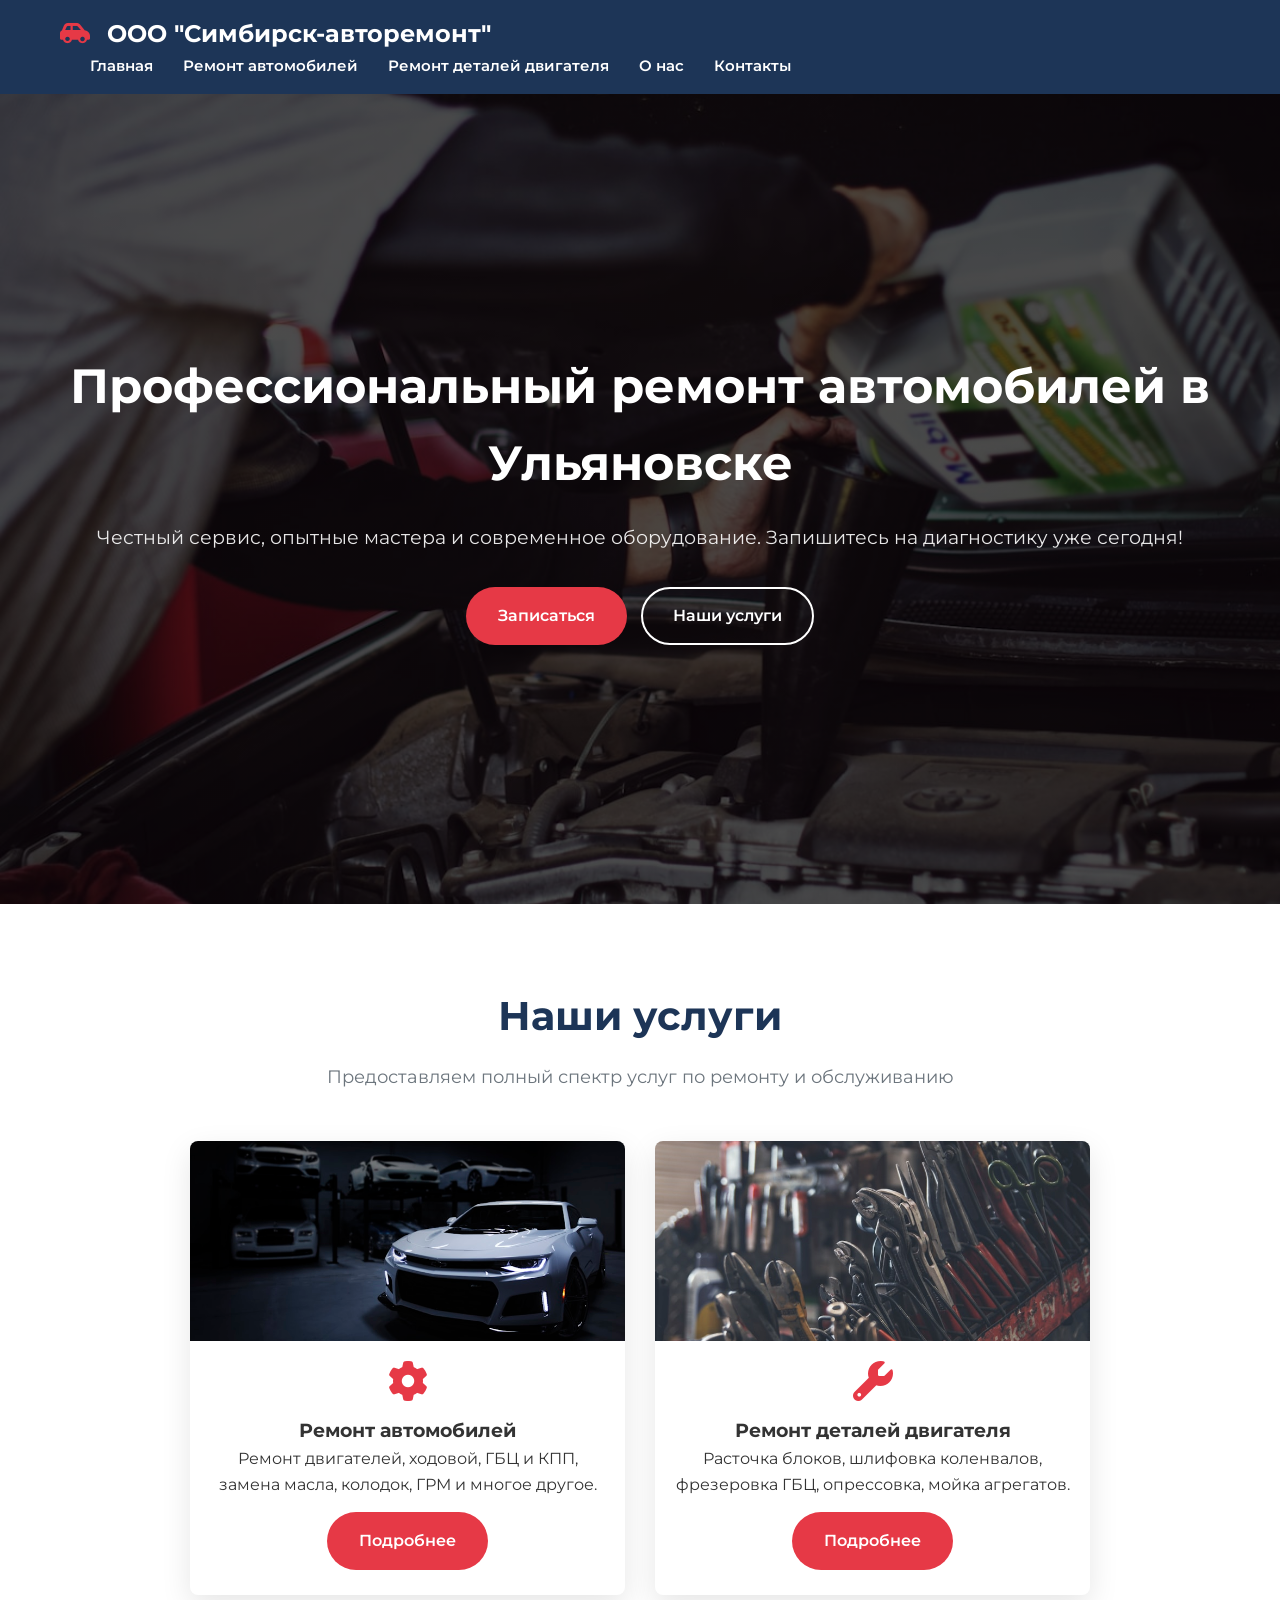
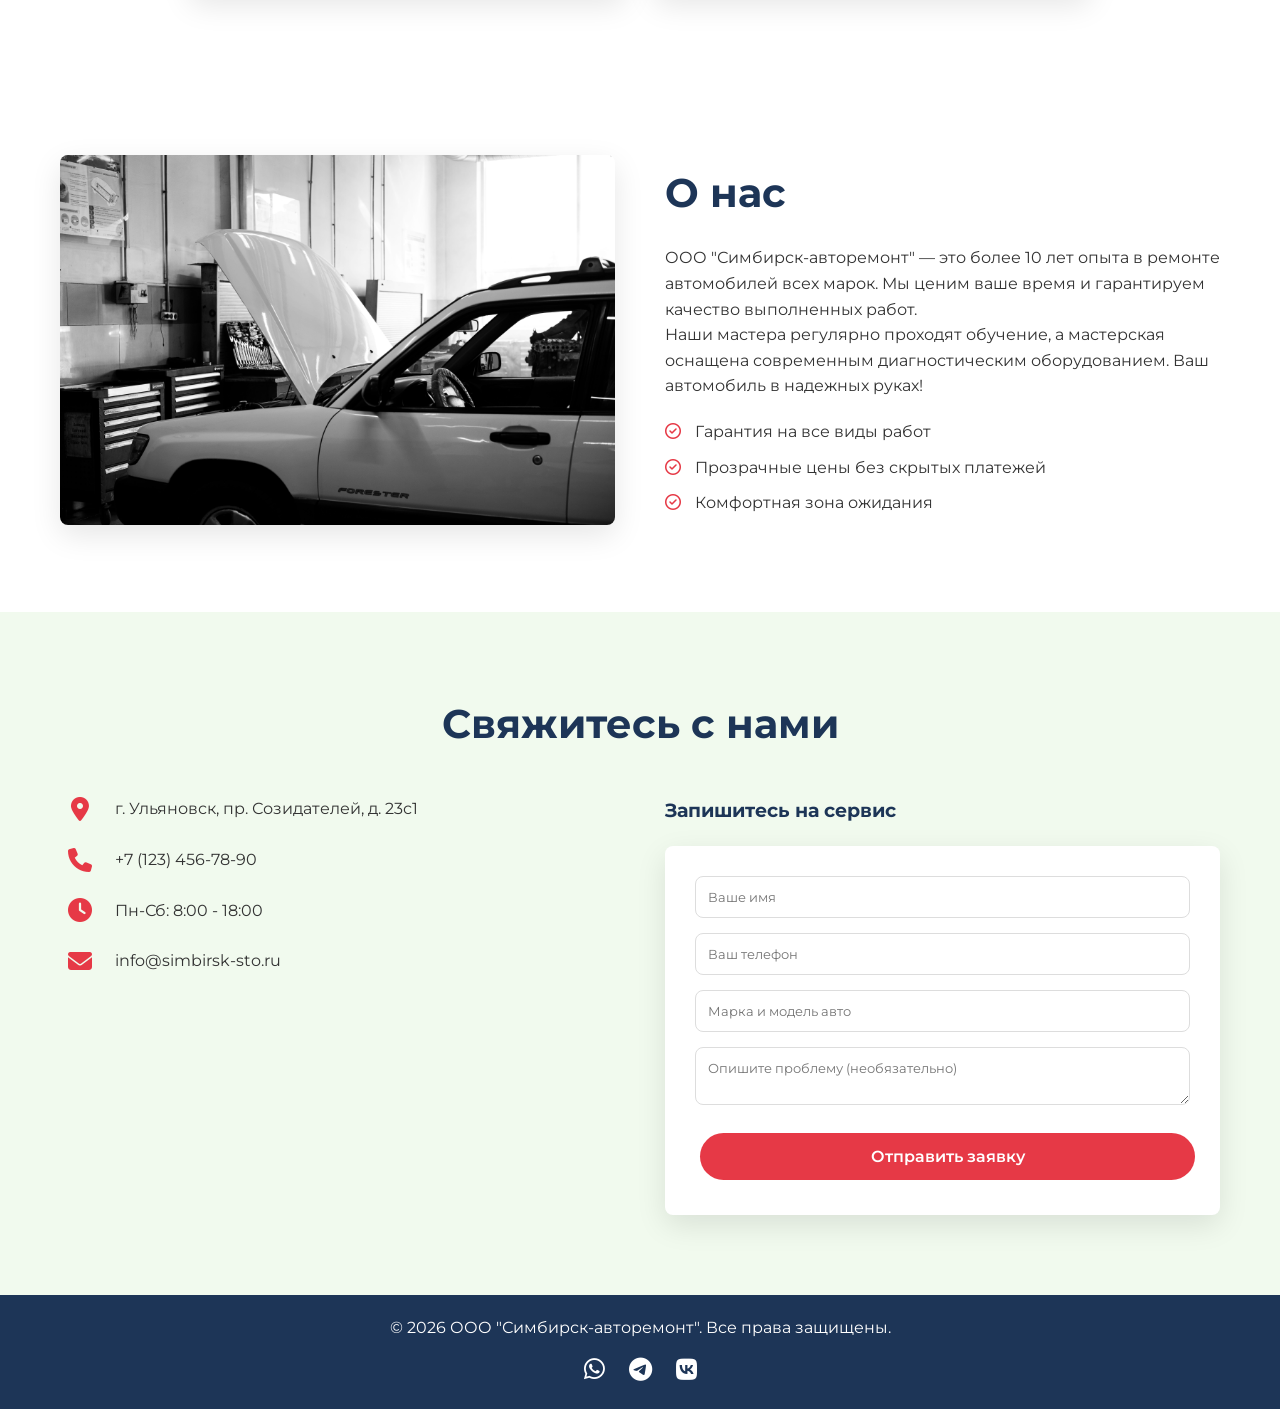
<file: index.html>
<!DOCTYPE html>
<html lang="ru">
<head>
    <meta charset="UTF-8">
    <meta name="viewport" content="width=device-width, initial-scale=1.0">
    <meta name="description" content="ООО Симбирск-авторемонт — профессиональный ремонт автомобилей в Ульяновске. Двигатели, ходовая, ГБЦ, КПП.">
    <title>ООО "Симбирск-авторемонт" — Ремонт и обслуживание авто</title>
    <link rel="preconnect" href="https://fonts.googleapis.com">
    <link rel="preconnect" href="https://fonts.gstatic.com" crossorigin>
    <link href="https://fonts.googleapis.com/css2?family=Montserrat:wght@400;600;700&display=swap" rel="stylesheet">
    <link rel="stylesheet" href="https://cdnjs.cloudflare.com/ajax/libs/font-awesome/6.5.1/css/all.min.css">
    <link rel="stylesheet" href="style.css">
</head>
<body>
    <header>
        <nav class="container">
            <a href="index.html" class="logo">
                <i class="fa-solid fa-car-side"></i> ООО "Симбирск-авторемонт"
            </a>
            <ul class="nav-menu">
                <li><a href="index.html">Главная</a></li>
                <li><a href="repair-cars.html">Ремонт автомобилей</a></li>
                <li><a href="engine-parts.html">Ремонт деталей двигателя</a></li>
                <li><a href="index.html#about">О нас</a></li>
                <li><a href="index.html#contact">Контакты</a></li>
            </ul>
            <div class="hamburger" aria-label="Меню" role="button" tabindex="0">
                <i class="fa-solid fa-bars"></i>
            </div>
        </nav>
    </header>

    <section id="home" class="hero">
        <div class="container hero-content">
            <h1>Профессиональный ремонт автомобилей в Ульяновске</h1>
            <p>Честный сервис, опытные мастера и современное оборудование. Запишитесь на диагностику уже сегодня!</p>
            <a href="#contact" class="btn btn-primary">Записаться</a>
            <a href="repair-cars.html" class="btn btn-secondary">Наши услуги</a>
        </div>
    </section>

    <section id="services" class="services section-padding">
        <div class="container">
            <h2 class="section-title">Наши услуги</h2>
            <p class="section-description">Предоставляем полный спектр услуг по ремонту и обслуживанию</p>
            <div class="services-grid">
                <div class="service-card">
                    <div class="service-img" style="background-image: url('images/engine-repair.jpg');"></div>
                    <div class="service-info">
                        <i class="fa-solid fa-gear service-icon"></i>
                        <h3>Ремонт автомобилей</h3>
                        <p>Ремонт двигателей, ходовой, ГБЦ и КПП, замена масла, колодок, ГРМ и многое другое.</p>
                        <a href="repair-cars.html" class="btn btn-primary" style="margin-top: 15px;">Подробнее</a>
                    </div>
                </div>
                <div class="service-card">
                    <div class="service-img" style="background-image: url('images/block-boring.jpg');"></div>
                    <div class="service-info">
                        <i class="fa-solid fa-wrench service-icon"></i>
                        <h3>Ремонт деталей двигателя</h3>
                        <p>Расточка блоков, шлифовка коленвалов, фрезеровка ГБЦ, опрессовка, мойка агрегатов.</p>
                        <a href="engine-parts.html" class="btn btn-primary" style="margin-top: 15px;">Подробнее</a>
                    </div>
                </div>
            </div>
        </div>
    </section>

    <section id="about" class="about section-padding">
        <div class="container about-flex">
            <div class="about-image">
                <img src="images/about-us.jpg" alt="Команда ООО Симбирск-авторемонт">
            </div>
            <div class="about-text">
                <h2 class="section-title">О нас</h2>
                <p>ООО "Симбирск-авторемонт" — это более 10 лет опыта в ремонте автомобилей всех марок. Мы ценим ваше время и гарантируем качество выполненных работ.</p>
                <p>Наши мастера регулярно проходят обучение, а мастерская оснащена современным диагностическим оборудованием. Ваш автомобиль в надежных руках!</p>
                <ul class="about-list">
                    <li><i class="fa-regular fa-circle-check"></i> Гарантия на все виды работ</li>
                    <li><i class="fa-regular fa-circle-check"></i> Прозрачные цены без скрытых платежей</li>
                    <li><i class="fa-regular fa-circle-check"></i> Комфортная зона ожидания</li>
                </ul>
            </div>
        </div>
    </section>

    <section id="contact" class="contact section-padding">
        <div class="container">
            <h2 class="section-title">Свяжитесь с нами</h2>
            <div class="contact-flex">
                <div class="contact-info">
                    <div class="info-item">
                        <i class="fa-solid fa-location-dot"></i>
                        <p>г. Ульяновск, пр. Созидателей, д. 23с1</p>
                    </div>
                    <div class="info-item">
                        <i class="fa-solid fa-phone"></i>
                        <p><a href="tel:+71234567890" style="color:inherit;text-decoration:none;">+7 (123) 456-78-90</a></p>
                    </div>
                    <div class="info-item">
                        <i class="fa-solid fa-clock"></i>
                        <p>Пн-Сб: 8:00 - 18:00</p>
                    </div>
                    <div class="info-item">
                        <i class="fa-solid fa-envelope"></i>
                        <p><a href="mailto:info@simbirsk-sto.ru" style="color:inherit;text-decoration:none;">info@simbirsk-sto.ru</a></p>
                    </div>
                </div>
                <div class="contact-form">
                    <h3>Запишитесь на сервис</h3>
                    <form id="contactForm">
                        <input type="text" placeholder="Ваше имя" required>
                        <input type="tel" placeholder="Ваш телефон" required>
                        <input type="text" placeholder="Марка и модель авто">
                        <textarea placeholder="Опишите проблему (необязательно)"></textarea>
                        <button type="submit" class="btn btn-primary">Отправить заявку</button>
                    </form>
                </div>
            </div>
        </div>
    </section>

    <footer>
        <div class="container">
            <p>&copy; 2026 ООО "Симбирск-авторемонт". Все права защищены.</p>
            <div class="social-links">
                <a href="#" aria-label="WhatsApp"><i class="fa-brands fa-whatsapp"></i></a>
                <a href="#" aria-label="Telegram"><i class="fa-brands fa-telegram"></i></a>
                <a href="#" aria-label="VK"><i class="fa-brands fa-vk"></i></a>
            </div>
        </div>
    </footer>
    <script src="script.js"></script>
</body>
</html>
</file>
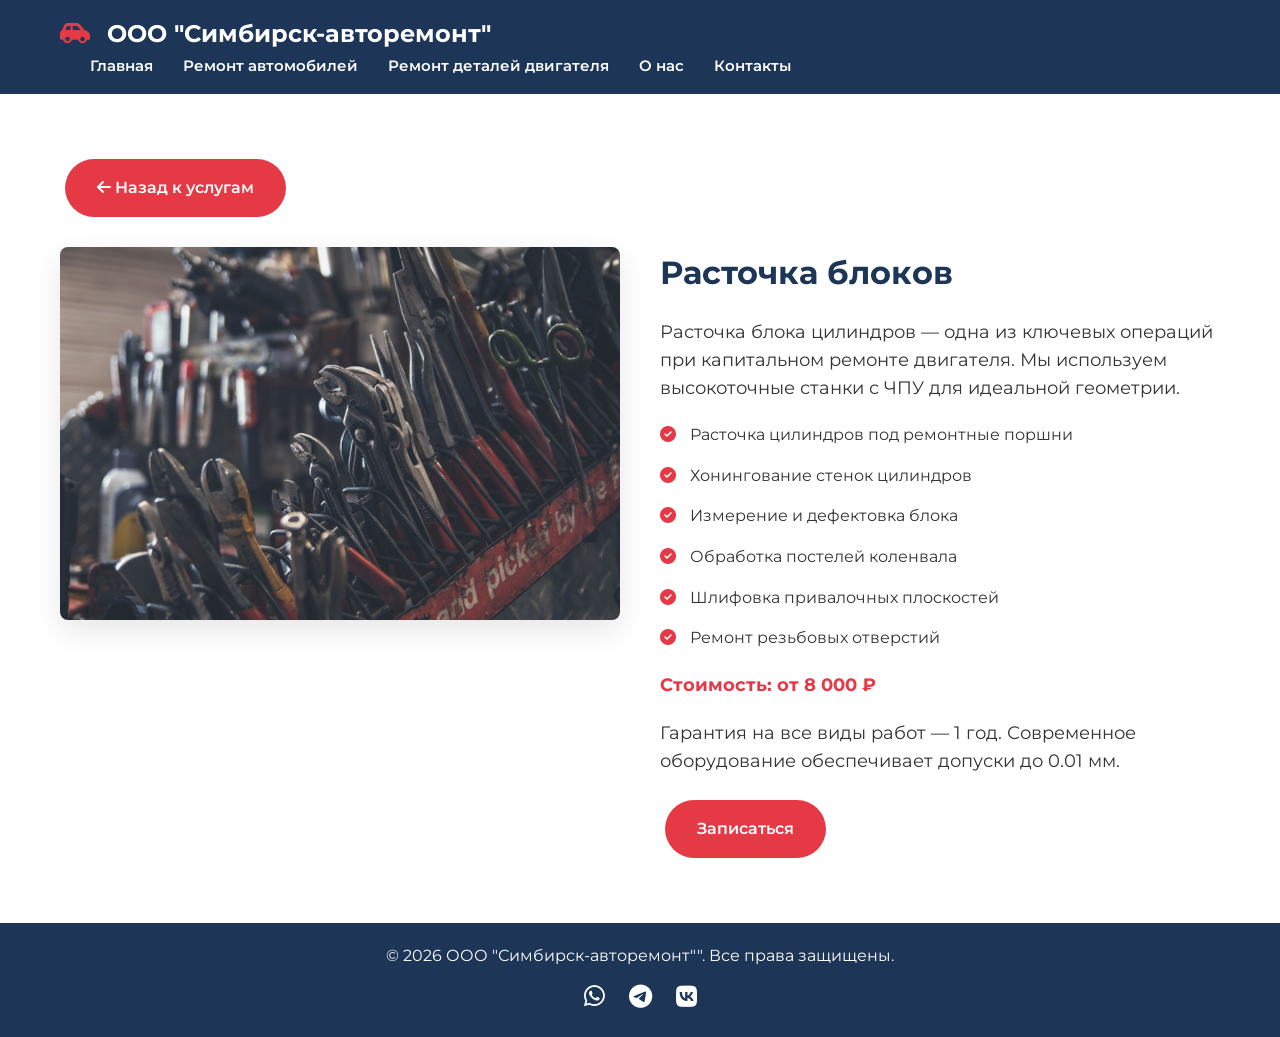
<file: block-boring.html>
<!DOCTYPE html>
<html lang="ru">
<head>
    <meta charset="UTF-8">
    <meta name="viewport" content="width=device-width, initial-scale=1.0">
    <title>Расточка блоков - ООО "Симбирск-авторемонт"</title>
    
    <link rel="preconnect" href="https://fonts.googleapis.com">
    <link rel="preconnect" href="https://fonts.gstatic.com" crossorigin>
    <link href="https://fonts.googleapis.com/css2?family=Montserrat:wght@400;600;700&display=swap" rel="stylesheet">
    
    <link rel="stylesheet" href="https://cdnjs.cloudflare.com/ajax/libs/font-awesome/6.5.1/css/all.min.css">
    
    <link rel="stylesheet" href="style.css">
    <link rel="stylesheet" href="repair-cars.css">
</head>
<body>

    <header>
        <nav class="container">
            <a href="index.html" class="logo">
                <i class="fa-solid fa-car-side"></i> ООО "Симбирск-авторемонт"
            </a>
            <ul class="nav-menu">
                <li><a href="index.html">Главная</a></li>
                <li><a href="repair-cars.html">Ремонт автомобилей</a></li>
                <li><a href="engine-parts.html">Ремонт деталей двигателя</a></li>
                <li><a href="index.html#about">О нас</a></li>
                <li><a href="index.html#contact">Контакты</a></li>
            </ul>
            <div class="hamburger">
                <i class="fa-solid fa-bars"></i>
            </div>
        </nav>
    </header>

    <section class="detail-page">
        <div class="container">
            <a href="engine-parts.html" class="btn btn-primary" style="margin-bottom: 30px;"><i class="fa-solid fa-arrow-left"></i> Назад к услугам</a>
            
            <div class="detail-content">
                <div class="detail-image">
                    <img src="images/block-boring.jpg" alt="Расточка блоков">
                </div>
                <div class="detail-text">
                    <h2>Расточка блоков</h2>
                    <p>Расточка блока цилиндров — одна из ключевых операций при капитальном ремонте двигателя. Мы используем высокоточные станки с ЧПУ для идеальной геометрии.</p>
                    
                    <ul class="detail-list">
                        <li>Расточка цилиндров под ремонтные поршни</li>
                        <li>Хонингование стенок цилиндров</li>
                        <li>Измерение и дефектовка блока</li>
                        <li>Обработка постелей коленвала</li>
                        <li>Шлифовка привалочных плоскостей</li>
                        <li>Ремонт резьбовых отверстий</li>
                    </ul>
                    
                    <p class="price">Стоимость: от 8 000 ₽</p>
                    <p>Гарантия на все виды работ — 1 год. Современное оборудование обеспечивает допуски до 0.01 мм.</p>
                    
                    <a href="index.html#contact" class="btn btn-primary">Записаться</a>
                </div>
            </div>
        </div>
    </section>

    <footer>
        <div class="container">
            <p>&copy; 2026 ООО "Симбирск-авторемонт"". Все права защищены.</p>
            <div class="social-links">
                <a href="#"><i class="fa-brands fa-whatsapp"></i></a>
                <a href="#"><i class="fa-brands fa-telegram"></i></a>
                <a href="#"><i class="fa-brands fa-vk"></i></a>
            </div>
        </div>
    </footer>

    <script src="script.js"></script>
</body>
</html>
</file>
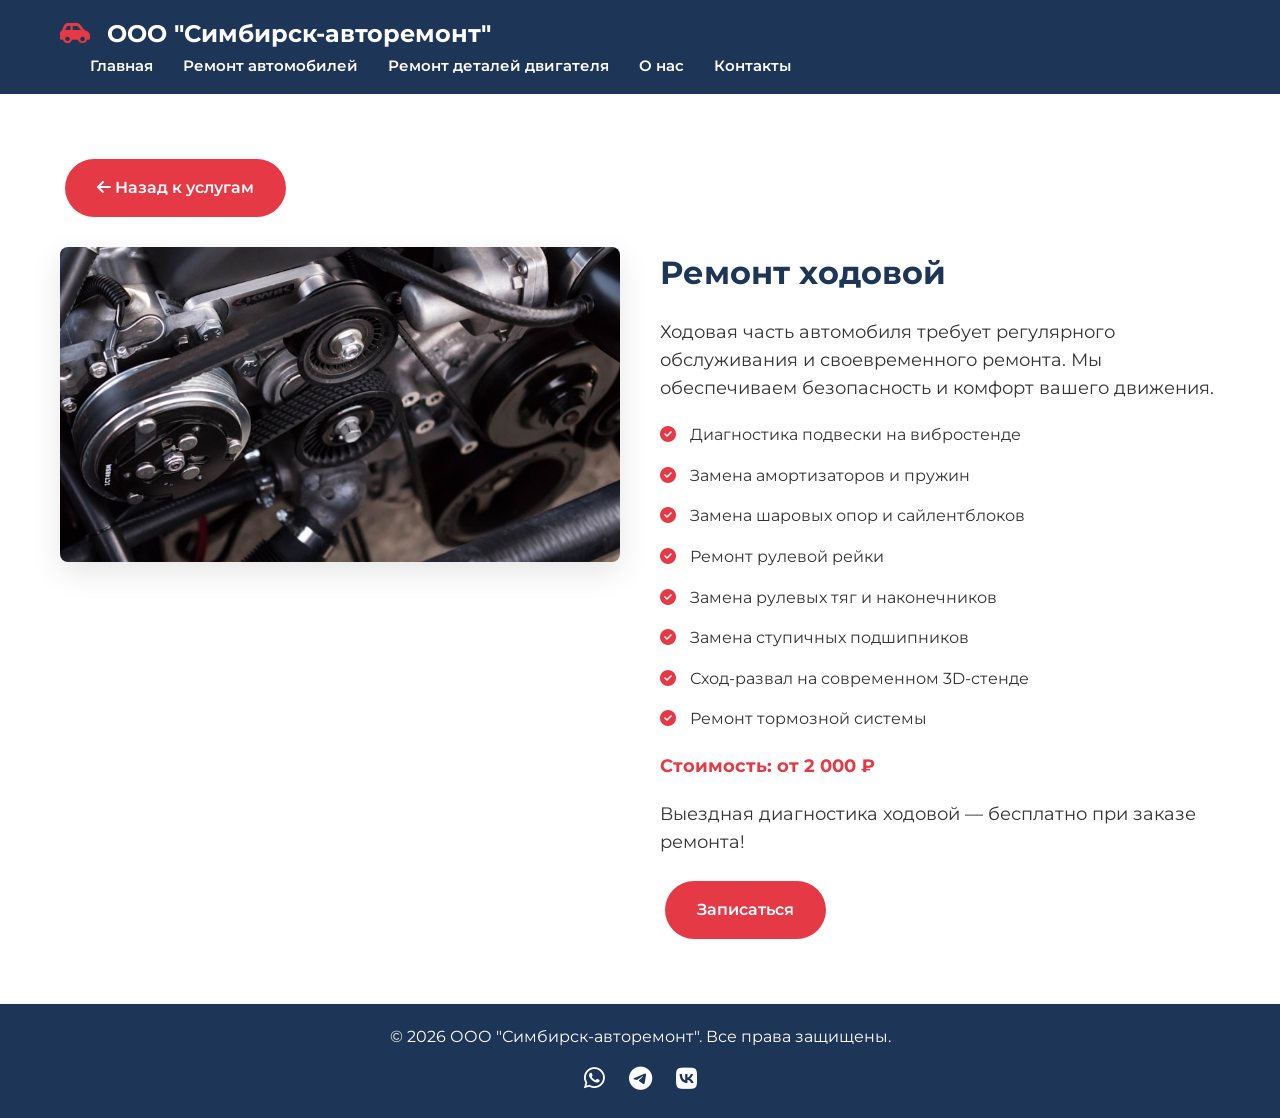
<file: chassis-repair.html>
<!DOCTYPE html>
<html lang="ru">
<head>
    <meta charset="UTF-8">
    <meta name="viewport" content="width=device-width, initial-scale=1.0">
    <title>Ремонт ходовой - СТО "Симбикск"</title>
    
    <link rel="preconnect" href="https://fonts.googleapis.com">
    <link rel="preconnect" href="https://fonts.gstatic.com" crossorigin>
    <link href="https://fonts.googleapis.com/css2?family=Montserrat:wght@400;600;700&display=swap" rel="stylesheet">
    
    <link rel="stylesheet" href="https://cdnjs.cloudflare.com/ajax/libs/font-awesome/6.5.1/css/all.min.css">
    
    <link rel="stylesheet" href="style.css">
    <link rel="stylesheet" href="repair-cars.css">
</head>
<body>

    <header>
        <nav class="container">
            <a href="index.html" class="logo">
                <i class="fa-solid fa-car-side"></i> ООО "Симбирск-авторемонт"
            </a>
            <ul class="nav-menu">
                <li><a href="index.html">Главная</a></li>
                <li><a href="repair-cars.html">Ремонт автомобилей</a></li>
                <li><a href="engine-parts.html">Ремонт деталей двигателя</a></li>
                <li><a href="index.html#about">О нас</a></li>
                <li><a href="index.html#contact">Контакты</a></li>
            </ul>
            <div class="hamburger">
                <i class="fa-solid fa-bars"></i>
            </div>
        </nav>
    </header>

    <section class="detail-page">
        <div class="container">
            <a href="repair-cars.html" class="btn btn-primary" style="margin-bottom: 30px;"><i class="fa-solid fa-arrow-left"></i> Назад к услугам</a>
            
            <div class="detail-content">
                <div class="detail-image">
                    <img src="images/chassis-repair.jpg" alt="Ремонт ходовой">
                </div>
                <div class="detail-text">
                    <h2>Ремонт ходовой</h2>
                    <p>Ходовая часть автомобиля требует регулярного обслуживания и своевременного ремонта. Мы обеспечиваем безопасность и комфорт вашего движения.</p>
                    
                    <ul class="detail-list">
                        <li>Диагностика подвески на вибростенде</li>
                        <li>Замена амортизаторов и пружин</li>
                        <li>Замена шаровых опор и сайлентблоков</li>
                        <li>Ремонт рулевой рейки</li>
                        <li>Замена рулевых тяг и наконечников</li>
                        <li>Замена ступичных подшипников</li>
                        <li>Сход-развал на современном 3D-стенде</li>
                        <li>Ремонт тормозной системы</li>
                    </ul>
                    
                    <p class="price">Стоимость: от 2 000 ₽</p>
                    <p>Выездная диагностика ходовой — бесплатно при заказе ремонта!</p>
                    
                    <a href="index.html#contact" class="btn btn-primary">Записаться</a>
                </div>
            </div>
        </div>
    </section>

    <footer>
        <div class="container">
            <p>&copy; 2026 ООО "Симбирск-авторемонт". Все права защищены.</p>
            <div class="social-links">
                <a href="#"><i class="fa-brands fa-whatsapp"></i></a>
                <a href="#"><i class="fa-brands fa-telegram"></i></a>
                <a href="#"><i class="fa-brands fa-vk"></i></a>
            </div>
        </div>
    </footer>

    <script src="script.js"></script>
</body>
</html>
</file>
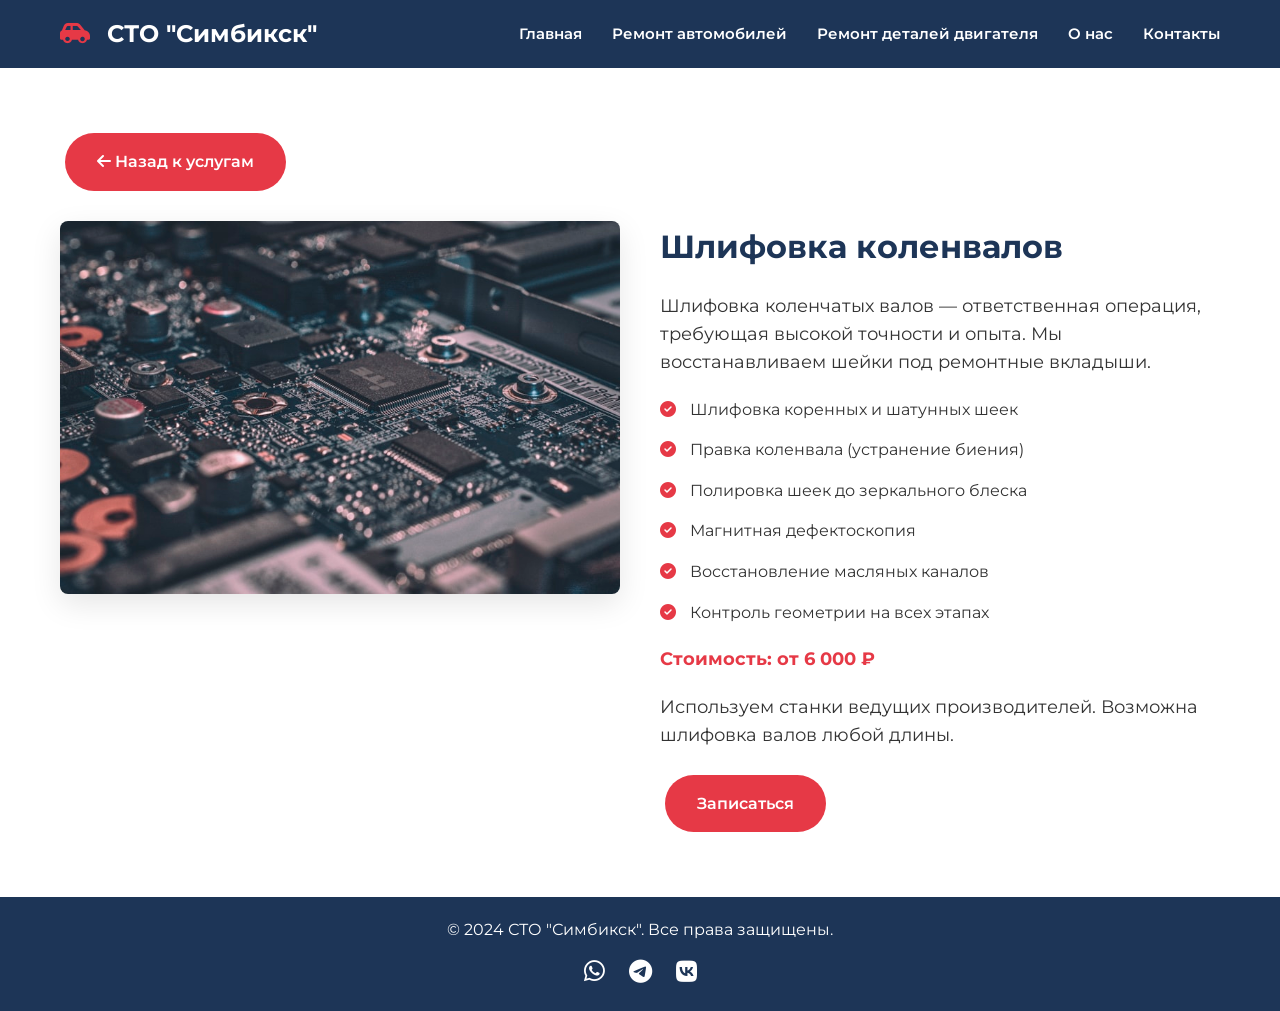
<file: crankshaft-grinding.html>
<!DOCTYPE html>
<html lang="ru">
<head>
    <meta charset="UTF-8">
    <meta name="viewport" content="width=device-width, initial-scale=1.0">
    <title>Шлифовка коленвалов - СТО "Симбикск"</title>
    
    <link rel="preconnect" href="https://fonts.googleapis.com">
    <link rel="preconnect" href="https://fonts.gstatic.com" crossorigin>
    <link href="https://fonts.googleapis.com/css2?family=Montserrat:wght@400;600;700&display=swap" rel="stylesheet">
    
    <link rel="stylesheet" href="https://cdnjs.cloudflare.com/ajax/libs/font-awesome/6.5.1/css/all.min.css">
    
    <link rel="stylesheet" href="style.css">
    <link rel="stylesheet" href="repair-cars.css">
</head>
<body>

    <header>
        <nav class="container">
            <a href="index.html" class="logo">
                <i class="fa-solid fa-car-side"></i> СТО "Симбикск"
            </a>
            <ul class="nav-menu">
                <li><a href="index.html">Главная</a></li>
                <li><a href="repair-cars.html">Ремонт автомобилей</a></li>
                <li><a href="engine-parts.html">Ремонт деталей двигателя</a></li>
                <li><a href="index.html#about">О нас</a></li>
                <li><a href="index.html#contact">Контакты</a></li>
            </ul>
            <div class="hamburger">
                <i class="fa-solid fa-bars"></i>
            </div>
        </nav>
    </header>

    <section class="detail-page">
        <div class="container">
            <a href="engine-parts.html" class="btn btn-primary" style="margin-bottom: 30px;"><i class="fa-solid fa-arrow-left"></i> Назад к услугам</a>
            
            <div class="detail-content">
                <div class="detail-image">
                    <img src="images/crankshaft-grinding.jpg" alt="Шлифовка коленвалов">
                </div>
                <div class="detail-text">
                    <h2>Шлифовка коленвалов</h2>
                    <p>Шлифовка коленчатых валов — ответственная операция, требующая высокой точности и опыта. Мы восстанавливаем шейки под ремонтные вкладыши.</p>
                    
                    <ul class="detail-list">
                        <li>Шлифовка коренных и шатунных шеек</li>
                        <li>Правка коленвала (устранение биения)</li>
                        <li>Полировка шеек до зеркального блеска</li>
                        <li>Магнитная дефектоскопия</li>
                        <li>Восстановление масляных каналов</li>
                        <li>Контроль геометрии на всех этапах</li>
                    </ul>
                    
                    <p class="price">Стоимость: от 6 000 ₽</p>
                    <p>Используем станки ведущих производителей. Возможна шлифовка валов любой длины.</p>
                    
                    <a href="index.html#contact" class="btn btn-primary">Записаться</a>
                </div>
            </div>
        </div>
    </section>

    <footer>
        <div class="container">
            <p>&copy; 2024 СТО "Симбикск". Все права защищены.</p>
            <div class="social-links">
                <a href="#"><i class="fa-brands fa-whatsapp"></i></a>
                <a href="#"><i class="fa-brands fa-telegram"></i></a>
                <a href="#"><i class="fa-brands fa-vk"></i></a>
            </div>
        </div>
    </footer>

    <script src="script.js"></script>
</body>
</html>
</file>
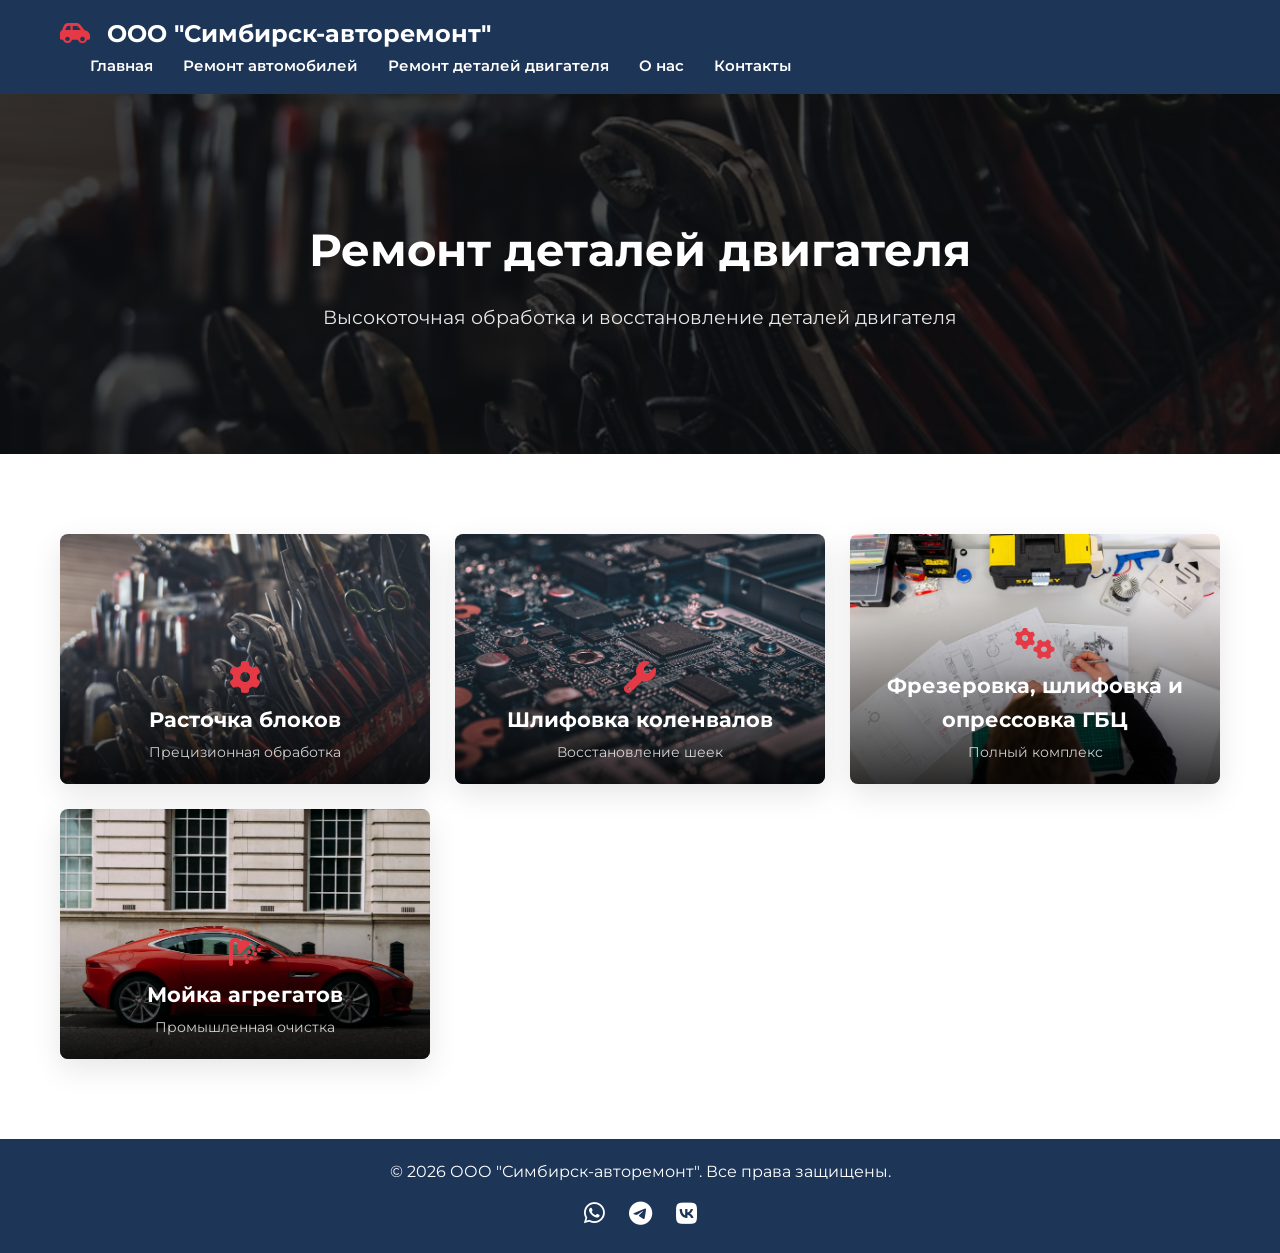
<file: engine-parts.html>
<!DOCTYPE html>
<html lang="ru">
<head>
    <meta charset="UTF-8">
    <meta name="viewport" content="width=device-width, initial-scale=1.0">
    <meta name="description" content="Ремонт деталей двигателя: расточка блоков, шлифовка коленвалов, фрезеровка ГБЦ.">
    <title>Ремонт деталей двигателя — ООО "Симбирск-авторемонт"</title>
    <link rel="preconnect" href="https://fonts.googleapis.com">
    <link rel="preconnect" href="https://fonts.gstatic.com" crossorigin>
    <link href="https://fonts.googleapis.com/css2?family=Montserrat:wght@400;600;700&display=swap" rel="stylesheet">
    <link rel="stylesheet" href="https://cdnjs.cloudflare.com/ajax/libs/font-awesome/6.5.1/css/all.min.css">
    <link rel="stylesheet" href="style.css">
    <link rel="stylesheet" href="repair-cars.css">
</head>
<body>
    <header>
        <nav class="container">
            <a href="index.html" class="logo"><i class="fa-solid fa-car-side"></i> ООО "Симбирск-авторемонт"</a>
            <ul class="nav-menu">
                <li><a href="index.html">Главная</a></li>
                <li><a href="repair-cars.html">Ремонт автомобилей</a></li>
                <li><a href="engine-parts.html">Ремонт деталей двигателя</a></li>
                <li><a href="index.html#about">О нас</a></li>
                <li><a href="index.html#contact">Контакты</a></li>
            </ul>
            <div class="hamburger"><i class="fa-solid fa-bars"></i></div>
        </nav>
    </header>

    <section class="page-hero" style="background: linear-gradient(rgba(0,0,0,0.7), rgba(0,0,0,0.7)), url('images/block-boring.jpg'); background-size: cover; background-position: center;">
        <div class="container">
            <h1>Ремонт деталей двигателя</h1>
            <p>Высокоточная обработка и восстановление деталей двигателя</p>
        </div>
    </section>

    <section class="subservices section-padding">
        <div class="container">
            <div class="subservices-grid">
                <a href="block-boring.html" class="subservice-card">
                    <div class="subservice-img" style="background-image: url('images/block-boring.jpg');"></div>
                    <div class="subservice-overlay">
                        <i class="fa-solid fa-gear"></i>
                        <h3>Расточка блоков</h3>
                        <p>Прецизионная обработка</p>
                    </div>
                </a>
                <a href="crankshaft-grinding.html" class="subservice-card">
                    <div class="subservice-img" style="background-image: url('images/crankshaft-grinding.jpg');"></div>
                    <div class="subservice-overlay">
                        <i class="fa-solid fa-wrench"></i>
                        <h3>Шлифовка коленвалов</h3>
                        <p>Восстановление шеек</p>
                    </div>
                </a>
                <a href="gbc-milling.html" class="subservice-card">
                    <div class="subservice-img" style="background-image: url('images/gbc-milling.jpg');"></div>
                    <div class="subservice-overlay">
                        <i class="fa-solid fa-cogs"></i>
                        <h3>Фрезеровка, шлифовка и опрессовка ГБЦ</h3>
                        <p>Полный комплекс</p>
                    </div>
                </a>
                <a href="parts-washing.html" class="subservice-card">
                    <div class="subservice-img" style="background-image: url('images/parts-washing.jpg');"></div>
                    <div class="subservice-overlay">
                        <i class="fa-solid fa-shower"></i>
                        <h3>Мойка агрегатов</h3>
                        <p>Промышленная очистка</p>
                    </div>
                </a>
            </div>
        </div>
    </section>

    <footer>
        <div class="container">
            <p>&copy; 2026 ООО "Симбирск-авторемонт". Все права защищены.</p>
            <div class="social-links">
                <a href="#" aria-label="WhatsApp"><i class="fa-brands fa-whatsapp"></i></a>
                <a href="#" aria-label="Telegram"><i class="fa-brands fa-telegram"></i></a>
                <a href="#" aria-label="VK"><i class="fa-brands fa-vk"></i></a>
            </div>
        </div>
    </footer>
    <script src="script.js"></script>
</body>
</html>
</file>
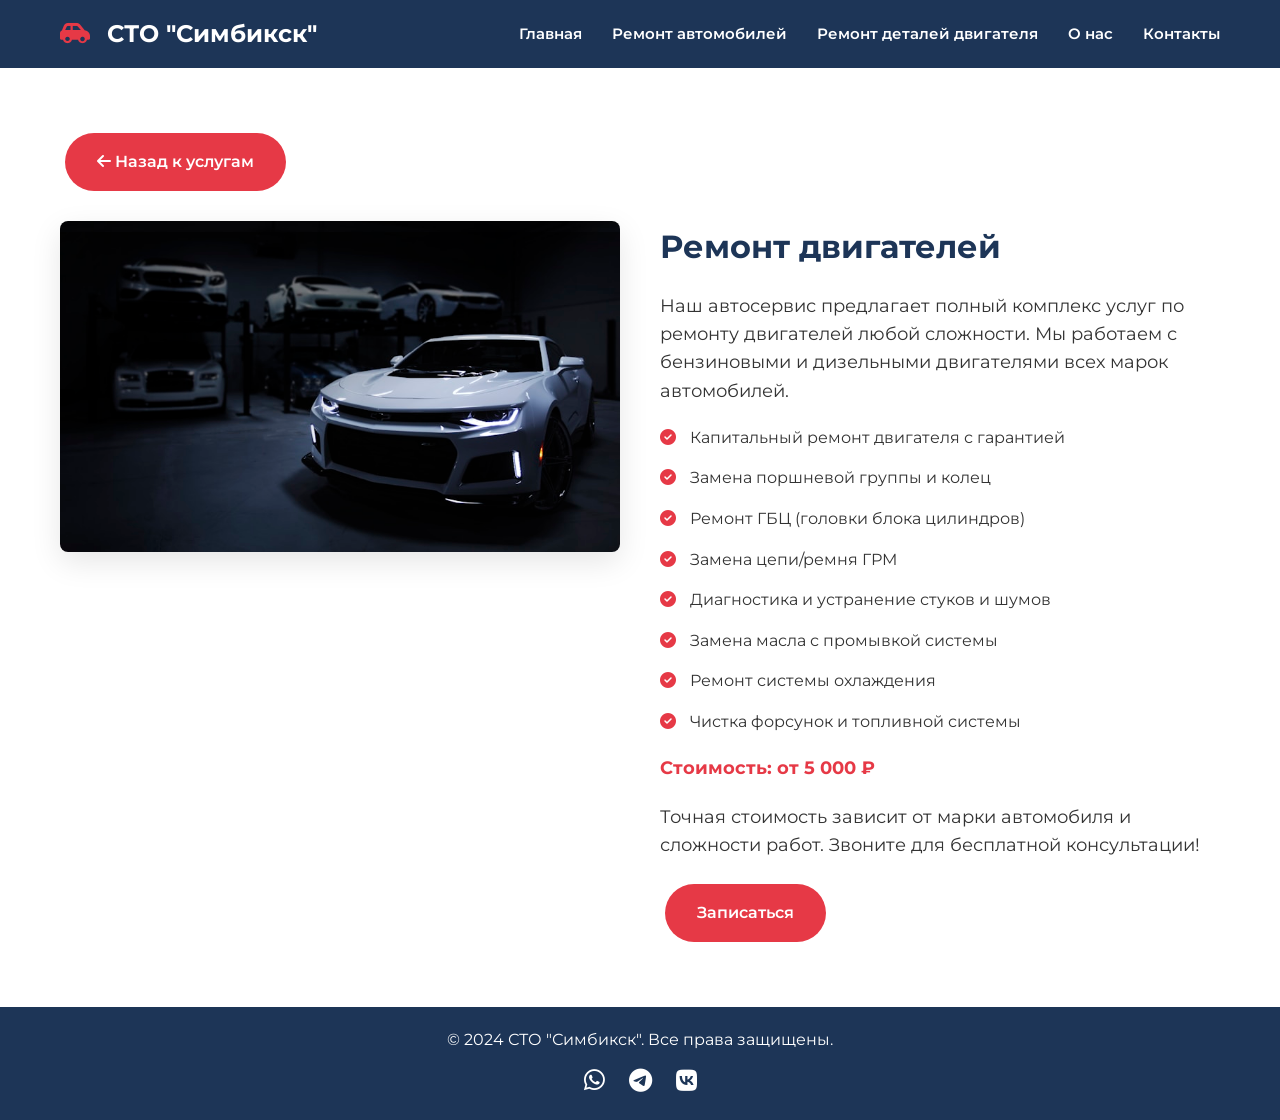
<file: engine-repair.html>
<!DOCTYPE html>
<html lang="ru">
<head>
    <meta charset="UTF-8">
    <meta name="viewport" content="width=device-width, initial-scale=1.0">
    <title>Ремонт двигателей - СТО "Симбикск"</title>
    
    <link rel="preconnect" href="https://fonts.googleapis.com">
    <link rel="preconnect" href="https://fonts.gstatic.com" crossorigin>
    <link href="https://fonts.googleapis.com/css2?family=Montserrat:wght@400;600;700&display=swap" rel="stylesheet">
    
    <link rel="stylesheet" href="https://cdnjs.cloudflare.com/ajax/libs/font-awesome/6.5.1/css/all.min.css">
    
    <link rel="stylesheet" href="style.css">
    <link rel="stylesheet" href="repair-cars.css">
</head>
<body>

    <header>
        <nav class="container">
            <a href="index.html" class="logo">
                <i class="fa-solid fa-car-side"></i> СТО "Симбикск"
            </a>
            <ul class="nav-menu">
                <li><a href="index.html">Главная</a></li>
                <li><a href="repair-cars.html">Ремонт автомобилей</a></li>
                <li><a href="engine-parts.html">Ремонт деталей двигателя</a></li>
                <li><a href="index.html#about">О нас</a></li>
                <li><a href="index.html#contact">Контакты</a></li>
            </ul>
            <div class="hamburger">
                <i class="fa-solid fa-bars"></i>
            </div>
        </nav>
    </header>

    <section class="detail-page">
        <div class="container">
            <a href="repair-cars.html" class="btn btn-primary" style="margin-bottom: 30px;"><i class="fa-solid fa-arrow-left"></i> Назад к услугам</a>
            
            <div class="detail-content">
                <div class="detail-image">
                    <img src="images/engine-repair.jpg" alt="Ремонт двигателей">
                </div>
                <div class="detail-text">
                    <h2>Ремонт двигателей</h2>
                    <p>Наш автосервис предлагает полный комплекс услуг по ремонту двигателей любой сложности. Мы работаем с бензиновыми и дизельными двигателями всех марок автомобилей.</p>
                    
                    <ul class="detail-list">
                        <li>Капитальный ремонт двигателя с гарантией</li>
                        <li>Замена поршневой группы и колец</li>
                        <li>Ремонт ГБЦ (головки блока цилиндров)</li>
                        <li>Замена цепи/ремня ГРМ</li>
                        <li>Диагностика и устранение стуков и шумов</li>
                        <li>Замена масла с промывкой системы</li>
                        <li>Ремонт системы охлаждения</li>
                        <li>Чистка форсунок и топливной системы</li>
                    </ul>
                    
                    <p class="price">Стоимость: от 5 000 ₽</p>
                    <p>Точная стоимость зависит от марки автомобиля и сложности работ. Звоните для бесплатной консультации!</p>
                    
                    <a href="index.html#contact" class="btn btn-primary">Записаться</a>
                </div>
            </div>
        </div>
    </section>

    <footer>
        <div class="container">
            <p>&copy; 2024 СТО "Симбикск". Все права защищены.</p>
            <div class="social-links">
                <a href="#"><i class="fa-brands fa-whatsapp"></i></a>
                <a href="#"><i class="fa-brands fa-telegram"></i></a>
                <a href="#"><i class="fa-brands fa-vk"></i></a>
            </div>
        </div>
    </footer>

    <script src="script.js"></script>
</body>
</html>
</file>
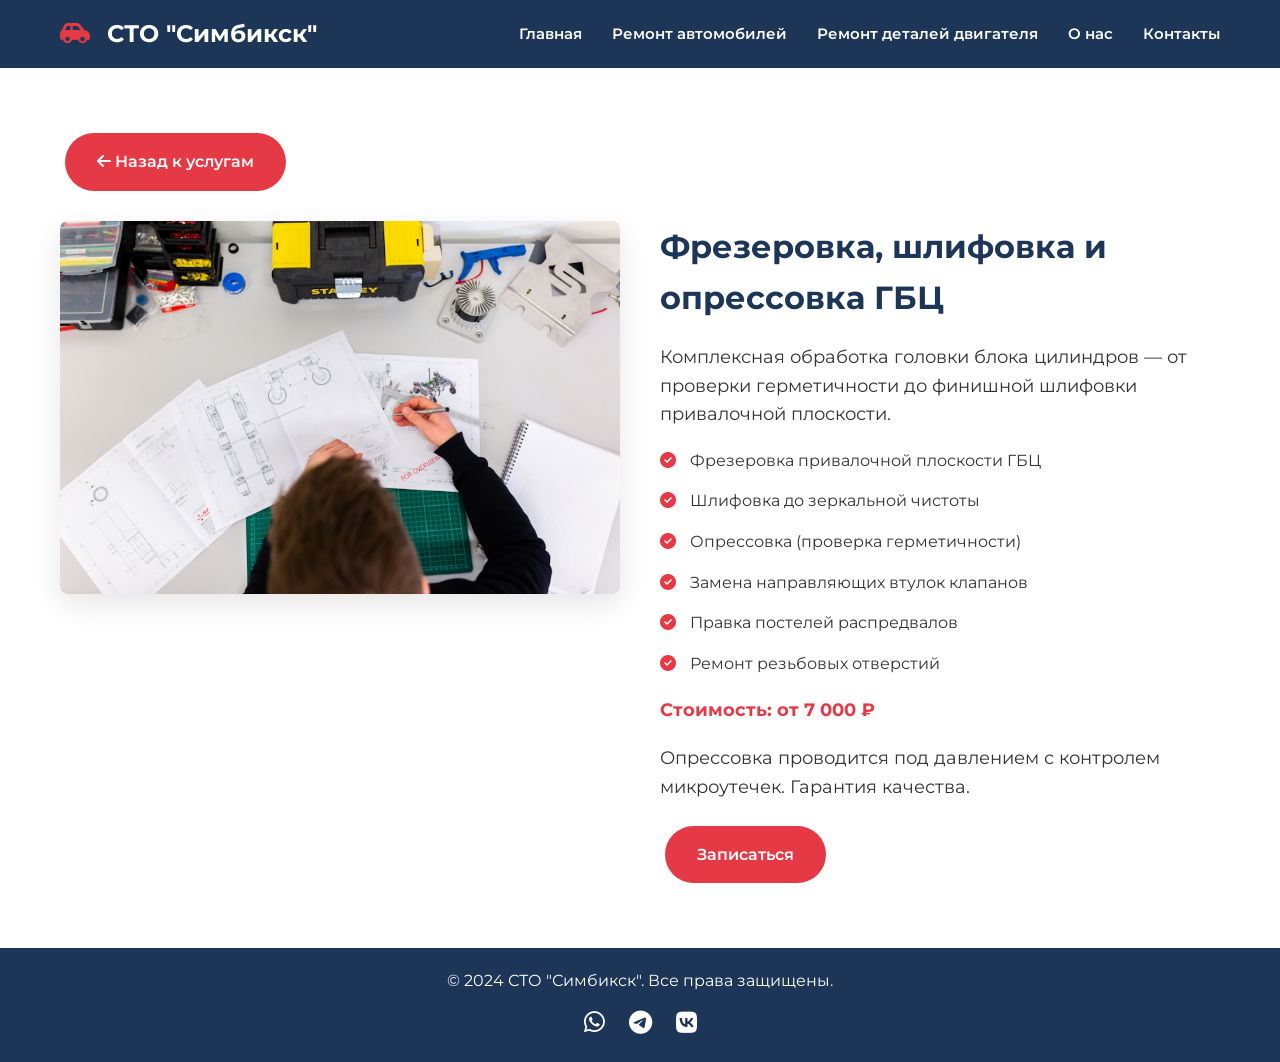
<file: gbc-kpp-repair.html>
<!DOCTYPE html>
<html lang="ru">
<head>
    <meta charset="UTF-8">
    <meta name="viewport" content="width=device-width, initial-scale=1.0">
    <title>Фрезеровка ГБЦ - СТО "Симбикск"</title>
    
    <link rel="preconnect" href="https://fonts.googleapis.com">
    <link rel="preconnect" href="https://fonts.gstatic.com" crossorigin>
    <link href="https://fonts.googleapis.com/css2?family=Montserrat:wght@400;600;700&display=swap" rel="stylesheet">
    
    <link rel="stylesheet" href="https://cdnjs.cloudflare.com/ajax/libs/font-awesome/6.5.1/css/all.min.css">
    
    <link rel="stylesheet" href="style.css">
    <link rel="stylesheet" href="repair-cars.css">
</head>
<body>

    <header>
        <nav class="container">
            <a href="index.html" class="logo">
                <i class="fa-solid fa-car-side"></i> СТО "Симбикск"
            </a>
            <ul class="nav-menu">
                <li><a href="index.html">Главная</a></li>
                <li><a href="repair-cars.html">Ремонт автомобилей</a></li>
                <li><a href="engine-parts.html">Ремонт деталей двигателя</a></li>
                <li><a href="index.html#about">О нас</a></li>
                <li><a href="index.html#contact">Контакты</a></li>
            </ul>
            <div class="hamburger">
                <i class="fa-solid fa-bars"></i>
            </div>
        </nav>
    </header>

    <section class="detail-page">
        <div class="container">
            <a href="engine-parts.html" class="btn btn-primary" style="margin-bottom: 30px;"><i class="fa-solid fa-arrow-left"></i> Назад к услугам</a>
            
            <div class="detail-content">
                <div class="detail-image">
                    <img src="images/gbc-milling.jpg" alt="Фрезеровка ГБЦ">
                </div>
                <div class="detail-text">
                    <h2>Фрезеровка, шлифовка и опрессовка ГБЦ</h2>
                    <p>Комплексная обработка головки блока цилиндров — от проверки герметичности до финишной шлифовки привалочной плоскости.</p>
                    
                    <ul class="detail-list">
                        <li>Фрезеровка привалочной плоскости ГБЦ</li>
                        <li>Шлифовка до зеркальной чистоты</li>
                        <li>Опрессовка (проверка герметичности)</li>
                        <li>Замена направляющих втулок клапанов</li>
                        <li>Правка постелей распредвалов</li>
                        <li>Ремонт резьбовых отверстий</li>
                    </ul>
                    
                    <p class="price">Стоимость: от 7 000 ₽</p>
                    <p>Опрессовка проводится под давлением с контролем микроутечек. Гарантия качества.</p>
                    
                    <a href="index.html#contact" class="btn btn-primary">Записаться</a>
                </div>
            </div>
        </div>
    </section>

    <footer>
        <div class="container">
            <p>&copy; 2024 СТО "Симбикск". Все права защищены.</p>
            <div class="social-links">
                <a href="#"><i class="fa-brands fa-whatsapp"></i></a>
                <a href="#"><i class="fa-brands fa-telegram"></i></a>
                <a href="#"><i class="fa-brands fa-vk"></i></a>
            </div>
        </div>
    </footer>

    <script src="script.js"></script>
</body>
</html>
</file>
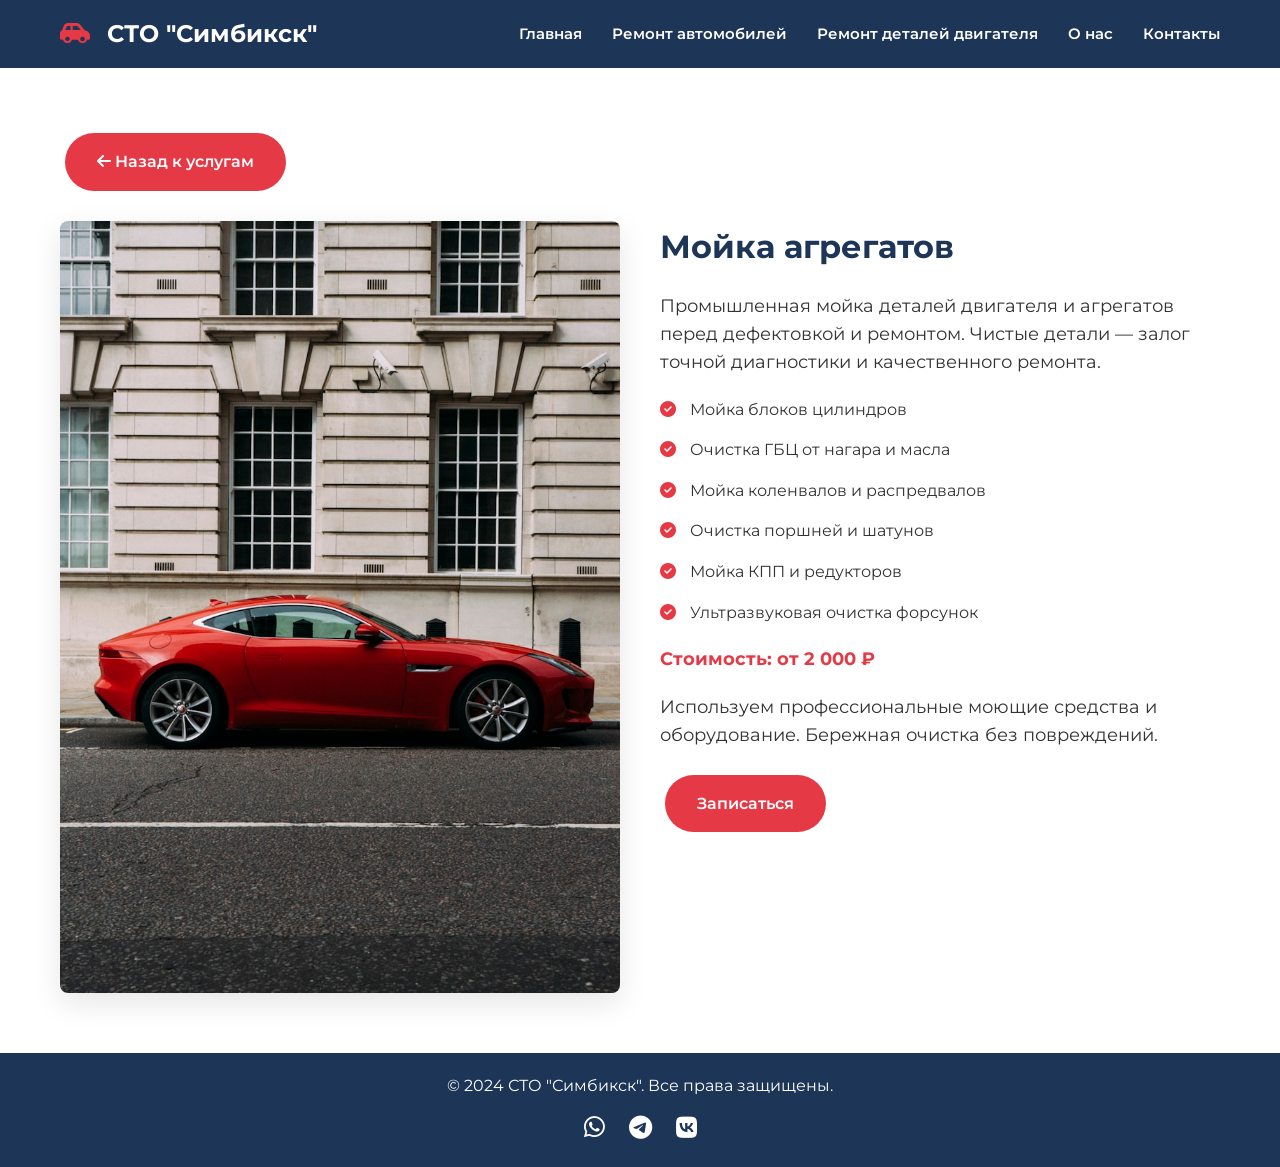
<file: parts-washing.html>
<!DOCTYPE html>
<html lang="ru">
<head>
    <meta charset="UTF-8">
    <meta name="viewport" content="width=device-width, initial-scale=1.0">
    <title>Мойка агрегатов - СТО "Симбикск"</title>
    
    <link rel="preconnect" href="https://fonts.googleapis.com">
    <link rel="preconnect" href="https://fonts.gstatic.com" crossorigin>
    <link href="https://fonts.googleapis.com/css2?family=Montserrat:wght@400;600;700&display=swap" rel="stylesheet">
    
    <link rel="stylesheet" href="https://cdnjs.cloudflare.com/ajax/libs/font-awesome/6.5.1/css/all.min.css">
    
    <link rel="stylesheet" href="style.css">
    <link rel="stylesheet" href="repair-cars.css">
</head>
<body>

    <header>
        <nav class="container">
            <a href="index.html" class="logo">
                <i class="fa-solid fa-car-side"></i> СТО "Симбикск"
            </a>
            <ul class="nav-menu">
                <li><a href="index.html">Главная</a></li>
                <li><a href="repair-cars.html">Ремонт автомобилей</a></li>
                <li><a href="engine-parts.html">Ремонт деталей двигателя</a></li>
                <li><a href="index.html#about">О нас</a></li>
                <li><a href="index.html#contact">Контакты</a></li>
            </ul>
            <div class="hamburger">
                <i class="fa-solid fa-bars"></i>
            </div>
        </nav>
    </header>

    <section class="detail-page">
        <div class="container">
            <a href="engine-parts.html" class="btn btn-primary" style="margin-bottom: 30px;"><i class="fa-solid fa-arrow-left"></i> Назад к услугам</a>
            
            <div class="detail-content">
                <div class="detail-image">
                    <img src="images/parts-washing.jpg" alt="Мойка агрегатов">
                </div>
                <div class="detail-text">
                    <h2>Мойка агрегатов</h2>
                    <p>Промышленная мойка деталей двигателя и агрегатов перед дефектовкой и ремонтом. Чистые детали — залог точной диагностики и качественного ремонта.</p>
                    
                    <ul class="detail-list">
                        <li>Мойка блоков цилиндров</li>
                        <li>Очистка ГБЦ от нагара и масла</li>
                        <li>Мойка коленвалов и распредвалов</li>
                        <li>Очистка поршней и шатунов</li>
                        <li>Мойка КПП и редукторов</li>
                        <li>Ультразвуковая очистка форсунок</li>
                    </ul>
                    
                    <p class="price">Стоимость: от 2 000 ₽</p>
                    <p>Используем профессиональные моющие средства и оборудование. Бережная очистка без повреждений.</p>
                    
                    <a href="index.html#contact" class="btn btn-primary">Записаться</a>
                </div>
            </div>
        </div>
    </section>

    <footer>
        <div class="container">
            <p>&copy; 2024 СТО "Симбикск". Все права защищены.</p>
            <div class="social-links">
                <a href="#"><i class="fa-brands fa-whatsapp"></i></a>
                <a href="#"><i class="fa-brands fa-telegram"></i></a>
                <a href="#"><i class="fa-brands fa-vk"></i></a>
            </div>
        </div>
    </footer>

    <script src="script.js"></script>
</body>
</html>
</file>
<file: style.css>
* {
    margin: 0;
    padding: 0;
    box-sizing: border-box;
}

:root {
    --primary-color: #e63946;
    --dark-color: #1d3557;
    --light-color: #f1faee;
    --white-color: #ffffff;
    --text-color: #333333;
    --gray-color: #6c757d;
    --border-radius: 8px;
    --box-shadow: 0 10px 30px rgba(0, 0, 0, 0.1);
}

body {
    font-family: 'Montserrat', sans-serif;
    color: var(--text-color);
    line-height: 1.6;
    background-color: var(--white-color);
}

.container {
    max-width: 1200px;
    margin: 0 auto;
    padding: 0 20px;
}

.section-padding {
    padding: 80px 0;
}

.section-title {
    font-size: 2.5rem;
    font-weight: 700;
    color: var(--dark-color);
    text-align: center;
    margin-bottom: 15px;
}

.section-description {
    text-align: center;
    color: var(--gray-color);
    margin-bottom: 50px;
    font-size: 1.1rem;
}

.btn {
    display: inline-block;
    padding: 14px 30px;
    border-radius: 50px;
    text-decoration: none;
    font-weight: 600;
    transition: all 0.3s ease;
    border: 2px solid transparent;
    margin: 5px;
    cursor: pointer;
    font-family: inherit;
    font-size: 1rem;
}

.btn-primary {
    background-color: var(--primary-color);
    color: var(--white-color);
}
.btn-primary:hover {
    background-color: #c1121f;
    transform: translateY(-3px);
}

.btn-secondary {
    border-color: var(--white-color);
    color: var(--white-color);
}
.btn-secondary:hover {
    background-color: var(--white-color);
    color: var(--primary-color);
}

header {
    background-color: var(--dark-color);
    padding: 15px 0;
    position: sticky;
    top: 0;
    z-index: 1000;
}

nav {
    display: flex;
    justify-content: space-between;
    align-items: center;
    flex-wrap: wrap;
}

.logo {
    color: var(--white-color);
    font-size: 1.5rem;
    font-weight: 700;
    text-decoration: none;
}

.logo i {
    color: var(--primary-color);
    margin-right: 10px;
}

.nav-menu {
    display: flex;
    list-style: none;
    flex-wrap: wrap;
}

.nav-menu li {
    margin-left: 30px;
}

.nav-menu a {
    color: var(--white-color);
    text-decoration: none;
    font-weight: 600;
    transition: color 0.3s;
    font-size: 0.95rem;
}

.nav-menu a:hover {
    color: var(--primary-color);
}

.hamburger {
    display: none;
    color: var(--white-color);
    font-size: 1.5rem;
    cursor: pointer;
}

/* ИСПРАВЛЕННЫЙ ПУТЬ: убрано ../ */
.hero {
    background: linear-gradient(rgba(0,0,0,0.7), rgba(0,0,0,0.7)), url('images/hero-bg.jpg');
    background-size: cover;
    background-position: center;
    height: 90vh;
    display: flex;
    align-items: center;
    color: var(--white-color);
    text-align: center;
}

.hero-content h1 {
    font-size: 3rem;
    margin-bottom: 20px;
}

.hero-content p {
    font-size: 1.2rem;
    margin-bottom: 30px;
    opacity: 0.9;
}

.services-grid {
    display: grid;
    grid-template-columns: repeat(auto-fit, minmax(300px, 1fr));
    gap: 30px;
    margin-top: 40px;
    max-width: 900px;
    margin-left: auto;
    margin-right: auto;
}

.service-card {
    background: var(--white-color);
    border-radius: var(--border-radius);
    box-shadow: var(--box-shadow);
    overflow: hidden;
    transition: transform 0.3s ease;
}

.service-card:hover {
    transform: translateY(-10px);
}

.service-img {
    height: 200px;
    background-size: cover;
    background-position: center;
}

.service-info {
    padding: 20px;
    text-align: center;
}

.service-icon {
    font-size: 2.5rem;
    color: var(--primary-color);
    margin-bottom: 15px;
}

.about-flex {
    display: flex;
    align-items: center;
    gap: 50px;
}

.about-image {
    flex: 1;
}

.about-image img {
    width: 100%;
    border-radius: var(--border-radius);
    box-shadow: var(--box-shadow);
}

.about-text {
    flex: 1;
}

.about-text .section-title {
    text-align: left;
    margin-bottom: 20px;
}

.about-list {
    list-style: none;
    margin-top: 20px;
}

.about-list li {
    margin-bottom: 10px;
}

.about-list i {
    color: var(--primary-color);
    margin-right: 10px;
}

.contact {
    background-color: var(--light-color);
}

.contact-flex {
    display: flex;
    gap: 50px;
    margin-top: 40px;
}

.contact-info, .contact-form {
    flex: 1;
}

.info-item {
    display: flex;
    align-items: center;
    margin-bottom: 25px;
}

.info-item i {
    font-size: 1.5rem;
    color: var(--primary-color);
    width: 40px;
    text-align: center;
    margin-right: 15px;
}

.contact-form form {
    background: var(--white-color);
    padding: 30px;
    border-radius: var(--border-radius);
    box-shadow: var(--box-shadow);
}

.contact-form h3 {
    margin-bottom: 20px;
    color: var(--dark-color);
}

.contact-form input,
.contact-form textarea {
    width: 100%;
    padding: 12px;
    margin-bottom: 15px;
    border: 1px solid #ddd;
    border-radius: var(--border-radius);
    font-family: inherit;
}

.contact-form button {
    width: 100%;
    cursor: pointer;
    border: none;
}

footer {
    background-color: var(--dark-color);
    color: var(--white-color);
    text-align: center;
    padding: 20px 0;
}

.social-links {
    margin-top: 10px;
}

.social-links a {
    color: var(--white-color);
    margin: 0 10px;
    font-size: 1.5rem;
    transition: color 0.3s;
}

.social-links a:hover {
    color: var(--primary-color);
}

@media (max-width: 768px) {
    .hamburger {
        display: block;
    }
    
    .nav-menu {
        position: fixed;
        left: -100%;
        top: 70px;
        flex-direction: column;
        background-color: var(--dark-color);
        width: 100%;
        text-align: center;
        transition: 0.3s;
    }
    
    .nav-menu.active {
        left: 0;
    }
    
    .nav-menu li {
        margin: 20px 0;
    }
    
    .hero-content h1 {
        font-size: 2rem;
    }
    
    .about-flex, .contact-flex {
        flex-direction: column;
    }
    
    .section-title {
        font-size: 1.8rem;
    }
}
</file>
<file: repair-cars.css>
.page-hero {
    height: 40vh;
    display: flex;
    align-items: center;
    color: var(--white-color);
    text-align: center;
    min-height: 300px;
}

.page-hero h1 {
    font-size: 2.8rem;
    margin-bottom: 15px;
}

.page-hero p {
    font-size: 1.2rem;
    opacity: 0.9;
}

.subservices-grid {
    display: grid;
    grid-template-columns: repeat(auto-fit, minmax(280px, 1fr));
    gap: 25px;
}

.subservice-card {
    display: block;
    text-decoration: none;
    color: var(--white-color);
    border-radius: var(--border-radius);
    overflow: hidden;
    box-shadow: var(--box-shadow);
    transition: transform 0.3s ease;
    position: relative;
    height: 250px;
}

.subservice-card:hover {
    transform: translateY(-8px);
}

.subservice-img {
    width: 100%;
    height: 100%;
    background-size: cover;
    background-position: center;
    transition: transform 0.3s ease;
}

.subservice-card:hover .subservice-img {
    transform: scale(1.1);
}

.subservice-overlay {
    position: absolute;
    bottom: 0;
    left: 0;
    right: 0;
    background: linear-gradient(transparent, rgba(0,0,0,0.8));
    padding: 30px 20px 20px;
    text-align: center;
}

.subservice-overlay i {
    font-size: 2rem;
    margin-bottom: 10px;
    color: var(--primary-color);
}

.subservice-overlay h3 {
    font-size: 1.3rem;
    margin-bottom: 5px;
}

.subservice-overlay p {
    font-size: 0.9rem;
    opacity: 0.8;
}

/* Детальная страница */
.detail-page {
    padding: 60px 0;
}

.detail-content {
    display: flex;
    gap: 40px;
    align-items: flex-start;
}

.detail-image {
    flex: 1;
    border-radius: var(--border-radius);
    overflow: hidden;
    box-shadow: var(--box-shadow);
}

.detail-image img {
    width: 100%;
    height: auto;
    display: block;
}

.detail-text {
    flex: 1;
}

.detail-text h2 {
    font-size: 2rem;
    color: var(--dark-color);
    margin-bottom: 20px;
}

.detail-text p {
    margin-bottom: 20px;
    font-size: 1.1rem;
}

.detail-list {
    list-style: none;
    margin: 20px 0;
}

.detail-list li {
    margin-bottom: 15px;
    padding-left: 30px;
    position: relative;
}

.detail-list li::before {
    content: '\f058';
    font-family: 'Font Awesome 6 Free';
    font-weight: 900;
    position: absolute;
    left: 0;
    color: var(--primary-color);
}

.price {
    font-size: 1.5rem;
    color: var(--primary-color);
    font-weight: 700;
    margin: 20px 0;
}

@media (max-width: 768px) {
    .page-hero h1 {
        font-size: 2rem;
    }
    
    .detail-content {
        flex-direction: column;
    }
    
    .subservices-grid {
        grid-template-columns: 1fr;
    }
}
</file>
